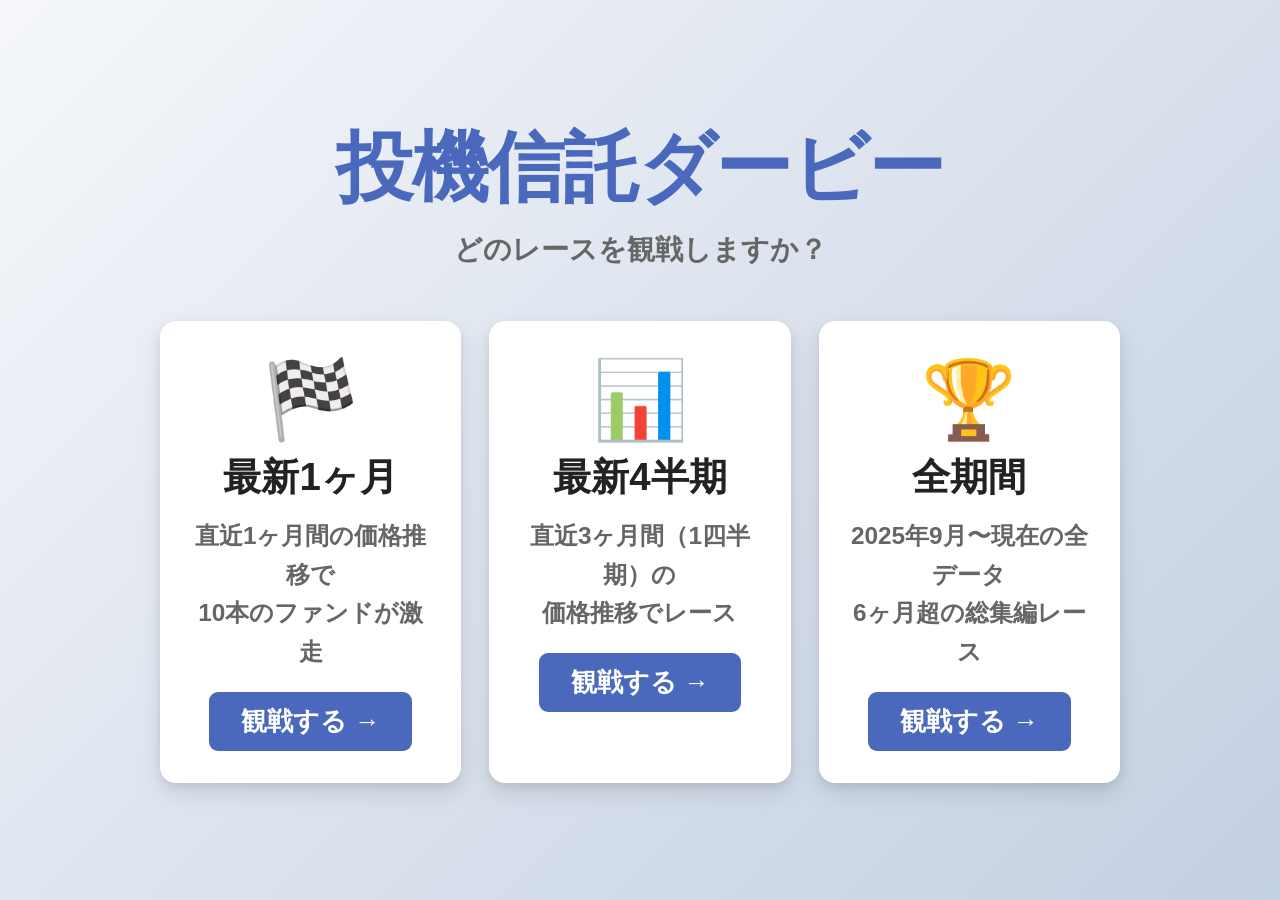
<file: docs/index.html>
<!DOCTYPE html>
<html>
<head>
  <meta charset="UTF-8" />
  <title>投機信託ダービー</title>
  <link rel="stylesheet" href="./style_fhd.css" />
  <style>
    *, *::before, *::after { box-sizing: border-box; margin: 0; padding: 0; }

    body {
      min-height: 100vh;
      background: linear-gradient(135deg, #f5f7fa 0%, #c3cfe2 100%);
      font-family: -apple-system, BlinkMacSystemFont, 'Segoe UI', 'Helvetica Neue', sans-serif;
      display: flex;
      flex-direction: column;
      align-items: center;
      justify-content: center;
      padding: 40px 20px;
      color: #333;
    }

    .landing {
      max-width: 960px;
      width: 100%;
      text-align: center;
    }

    .landing-title {
      font-size: 3rem;
      font-weight: 800;
      color: #4a69bd;
      letter-spacing: -0.02em;
      margin-bottom: 10px;
    }

    .landing-subtitle {
      font-size: 1.1rem;
      color: #666;
      margin-bottom: 52px;
    }

    .card-grid {
      display: grid;
      grid-template-columns: repeat(auto-fit, minmax(260px, 1fr));
      gap: 28px;
    }

    .card {
      background: #fff;
      border-radius: 16px;
      padding: 40px 28px 32px;
      box-shadow: 0 10px 24px rgba(0,0,0,0.10), 0 4px 8px rgba(0,0,0,0.07);
      display: flex;
      flex-direction: column;
      align-items: center;
      gap: 14px;
      transition: transform 0.18s ease, box-shadow 0.18s ease;
    }

    .card:hover {
      transform: translateY(-5px);
      box-shadow: 0 18px 36px rgba(0,0,0,0.14), 0 6px 10px rgba(0,0,0,0.09);
    }

    .card-icon {
      font-size: 3rem;
      line-height: 1;
    }

    .card-title {
      font-size: 1.5rem;
      font-weight: 700;
      color: #222;
    }

    .card-desc {
      font-size: 0.95rem;
      color: #666;
      line-height: 1.6;
    }

    .card-btn {
      display: inline-block;
      margin-top: 6px;
      padding: 12px 32px;
      background: #4a69bd;
      color: #fff;
      text-decoration: none;
      border-radius: 9px;
      font-weight: 600;
      font-size: 1rem;
      transition: background 0.15s ease;
    }

    .card-btn:hover {
      background: #3a58a8;
    }
  </style>
</head>
<body>
  <div class="landing">
    <h1 class="landing-title">投機信託ダービー</h1>
    <p class="landing-subtitle">どのレースを観戦しますか？</p>
    <div class="card-grid">
      <div class="card">
        <div class="card-icon">🏁</div>
        <div class="card-title">最新1ヶ月</div>
        <p class="card-desc">直近1ヶ月間の価格推移で<br>10本のファンドが激走</p>
        <a class="card-btn" href="./race.html?range=1m">観戦する →</a>
      </div>
      <div class="card">
        <div class="card-icon">📊</div>
        <div class="card-title">最新4半期</div>
        <p class="card-desc">直近3ヶ月間（1四半期）の<br>価格推移でレース</p>
        <a class="card-btn" href="./race.html?range=3m">観戦する →</a>
      </div>
      <div class="card">
        <div class="card-icon">🏆</div>
        <div class="card-title">全期間</div>
        <p class="card-desc">2025年9月〜現在の全データ<br>6ヶ月超の総集編レース</p>
        <a class="card-btn" href="./race.html?range=all">観戦する →</a>
      </div>
    </div>
  </div>
</body>
</html>
</file>
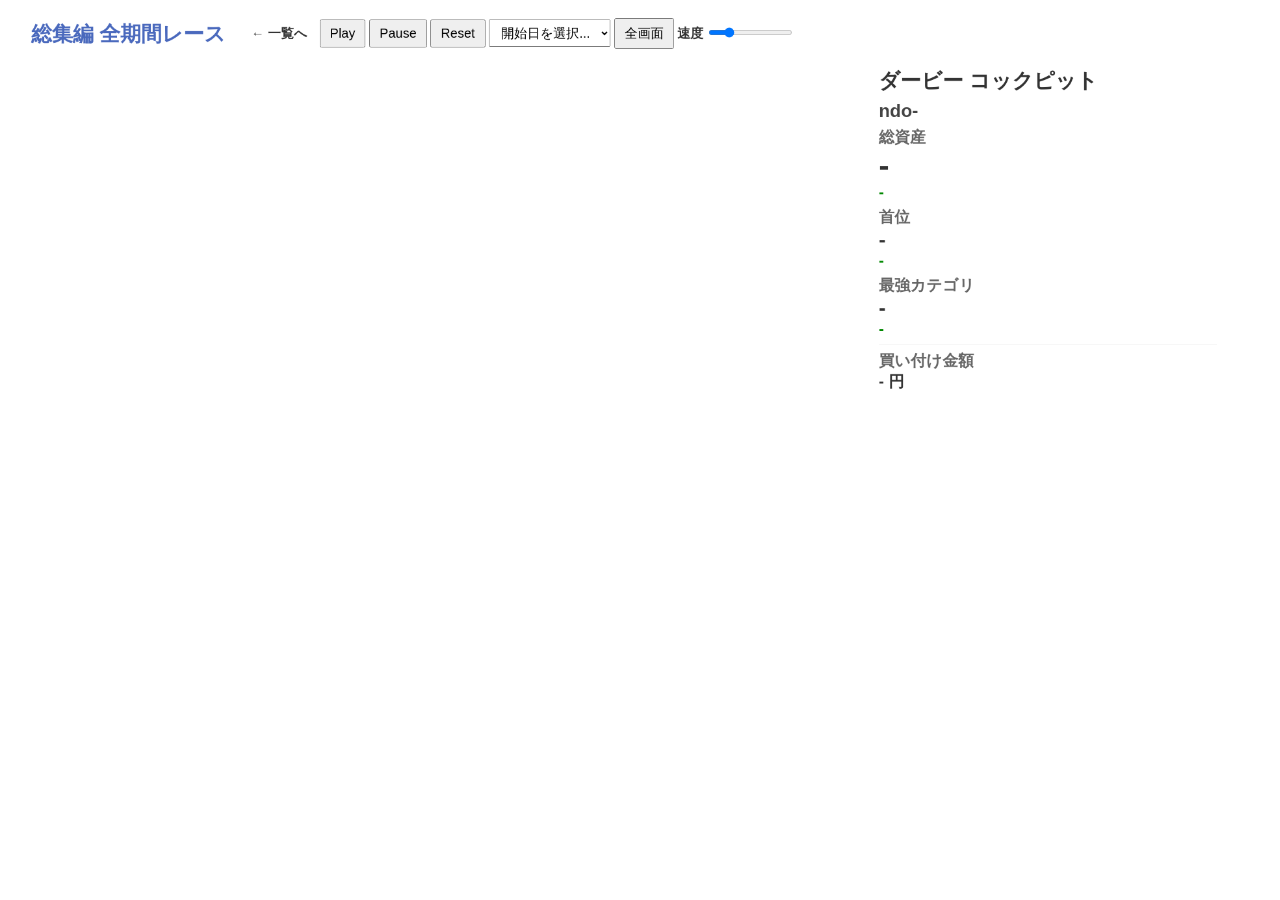
<file: docs/race.html>
<!DOCTYPE html>
<html>
<head>
  <meta charset="UTF-8" />
  <title>投機信託ダービー</title>
  <link rel="stylesheet" href="./style_fhd.css" />
  <script src="https://d3js.org/d3.v7.min.js"></script>
  <script>
    /* Script A: 期間設定 + DERBY_RACE_CONFIG 初期化（combined-from-arcs.js より先に実行） */
    (function () {
      const params = new URLSearchParams(window.location.search);
      const range = params.get('range') || 'all';
      const META = {
        '1m':  { title: '投機信託ダービー - 最新1ヶ月',   header: '最新1ヶ月レース' },
        '3m':  { title: '投機信託ダービー - 最新4半期',   header: '最新4半期レース' },
        'all': { title: '投機信託ダービー - 総集編 全期間', header: '総集編 全期間レース' },
      };
      const lbl = META[range] || META['all'];
      document.title = lbl.title;
      /* day0IsAccumulation は race-template.js のロード時に const として評価されるため
         ここで同期的にセットする。range=1m/3m では前月末(preRangeDay)を day 0 に
         据えるので、その日は積立なし → March 2等の積立がレース中のイベントになる。 */
      window.DERBY_RACE_CONFIG = {
        initialLotCount: 0,
        header: lbl.header,
        day0IsAccumulation: range === 'all',
      };
      window._derbyRange = range;
    })();
  </script>
  <script src="./combined-from-arcs.js"></script>
  <script>
    /* Script B: 期間フィルター
       カットオフ直前の最終営業日(preRangeDay)を day 0 として先頭に追加する。
       Script A で day0IsAccumulation=false を同期セット済みなので、
       day 0 は積立なし(=前月末の評価額) → day 1(=3/2等)で積立イベントが発火する。
       例) range=1m: day0=2/27(60,000円) → day1=3/2(積立↑70,000円・ピンク背景) */
    (function () {
      const range = window._derbyRange || 'all';
      if (range === 'all') return;

      document.addEventListener('derbyCombinedArcsLoaded', function filterRange() {
        document.removeEventListener('derbyCombinedArcsLoaded', filterRange);

        const combined   = window.derbyCombinedArcs;
        const accumDates = window.derbyAccumulationDates;
        if (!Array.isArray(combined) || !combined.length) return;

        const lastDate  = combined[combined.length - 1].date;
        const lastYear  = parseInt(lastDate.slice(0, 4), 10);
        const lastMonth = parseInt(lastDate.slice(4, 6), 10);

        /* カットオフ日を算出
           1m: 最終日から丸1ヶ月遡ったローリングウィンドウ
               例) 末尾=20260505 → cutoff="20260405"
           3m: 末尾月の2ヶ月前の月初（カレンダー3ヶ月分）
               例) 末尾=20260331 → cutoff="20260101" */
        let cutoff;
        if (range === '1m') {
          let cm = lastMonth - 1;
          let cy = lastYear;
          if (cm <= 0) { cm += 12; cy--; }
          cutoff = String(cy) + String(cm).padStart(2, '0') + lastDate.slice(6, 8);
        } else {
          let cm = lastMonth - 2;
          let cy = lastYear;
          while (cm <= 0) { cm += 12; cy--; }
          cutoff = String(cy) + String(cm).padStart(2, '0') + '01';
        }

        /* カットオフ直前の最終営業日を day 0（非積立）として先頭に追加。
           これにより最初の積立がレース中の最初のイベントとして可視化される。 */
        let preRangeDay = null;
        for (let i = combined.length - 1; i >= 0; i--) {
          if (combined[i].date < cutoff) { preRangeDay = combined[i]; break; }
        }
        const rangeDays = combined.filter(function (d) { return d.date >= cutoff; });
        window.derbyCombinedArcs = preRangeDay ? [preRangeDay].concat(rangeDays) : rangeDays;

        /* カットオフ前の積立回数 → initialLotCount として引き継ぎ */
        if (Array.isArray(accumDates)) {
          window.DERBY_RACE_CONFIG.initialLotCount =
            accumDates.filter(function (d) { return d < cutoff; }).length;
          window.derbyAccumulationDates =
            accumDates.filter(function (d) { return d >= cutoff; });
        }
      });
    })();
  </script>
  <style>
    body {
      display: block !important;
      min-height: 100vh;
      height: auto !important;
      margin: 0;
      padding: 0;
      box-sizing: border-box;
      overflow: auto;
      background: #fff !important;
    }

    /* Force this slide to FHD (1920x1080) for generation/cropping */
    .slide.compact {
      width: 1920px !important;
      height: 1080px !important;
      max-width: none !important;
      margin: 0 !important;
      box-sizing: border-box;
      border-radius: 0 !important;
      box-shadow: none !important;
    }

    #slide-stage {
      width: 1920px;
      height: 1080px;
      overflow: hidden;
    }

    #slide-stage .slide.compact {
      transform-origin: top left;
      will-change: transform;
    }
    /* Ensure content fills the slide height */
    .slide.compact .content {
      height: 100% !important;
      display: flex !important;
      flex-direction: column !important;
      box-sizing: border-box;
    }
    /* Layout tweaks: padding, larger fonts and spacing for FHD */
    .slide.compact { font-size: 24px; }
    .slide.compact .content { padding: 28px 48px !important; gap: 18px; }
    .header { font-size: 48px; font-weight: 800; padding: 8px 0; }
    .controls { margin-bottom: 18px; }
    .controls .control-button { font-size: 20px; padding: 8px 14px; }

    /* Give main visualization a larger stable height inside FHD */
    #race-chart { height: 650px; align-self: stretch; flex: 1 1 auto; }
    /* Make cockpit same height as the chart and wider for readability; override inline width */
    .race-cockpit { height: 650px !important; align-self: stretch !important; width: 520px !important; flex: 0 0 520px !important; overflow: auto; padding-left: 24px !important; }
    /* Ensure the parent flex row stretches children to equal height even if inline style sets align-items */
    .slide.compact .content > div[style*="display:flex"] { align-items: stretch !important; }

    /* Cockpit font sizing overrides (use !important to beat inline styles) */
    .race-cockpit { font-size:24px !important; }
    .race-cockpit .cockpit-header h3 { margin:0; font-size:32px !important; }
    .race-cockpit .date-display, .race-cockpit .cockpit-header .date-display { font-size:24px !important; }
    .race-cockpit div, .race-cockpit > div > div { font-size:24px !important; }
    #cockpit-date { font-size:28px !important; color:#444 !important; }
    #total-value { font-size:48px !important; font-weight:800 !important; }
    #leader-name, #best-category { font-size:32px !important; font-weight:700 !important; }
    #baseline-value { font-size:24px !important; }

    /* Chart text sizing */
    .bar .lbl { font-size: 32px !important; font-weight: bold; }
    .bar .val { font-size: 32px !important; font-weight: bold; }
    .goal-text { font-size: 24px !important; font-weight: bold; }
    .date-label { font-size: 36px !important; font-weight: bold; }

    /* Race header label */
    #race-header {
      font-size: 32px !important;
      font-weight: 800;
      color: #4a69bd;
      margin-right: 20px;
      vertical-align: middle;
    }

    /* Back link styled as control button */
    a.control-button {
      display: inline-block;
      text-decoration: none;
      color: inherit;
    }
  </style>
</head>
<body>
  <div id="slide-stage">
    <div class="slide compact">
      <div class="content" id="main-content" style="flex-direction:column;transition:background-color 0.3s ease;">
      <div class="controls" style="margin-bottom:10px;">
        <span id="race-header"></span>
        <a href="./index.html" class="control-button">← 一覧へ</a>
        <button class="control-button" id="play-btn">Play</button>
        <button class="control-button" id="pause-btn">Pause</button>
        <button class="control-button" id="reset-btn">Reset</button>
        <select id="start-date-select" class="control-button"><option value="">開始日を選択...</option></select>
        <button class="control-button" id="fullscreen-btn">全画面</button>
  <label>速度 <input type="range" id="speed" min="100" max="1500" value="400" /></label>
  <span id="accumulation-indicator" style="margin-left:15px;font-weight:700;color:#e84393;font-size:16px;display:none;">💰 積立中...</span>
      </div>
      <div style="display:flex;gap:16px;align-items:flex-start;">
        <div id="race-chart" style="flex:1; width:100%;"></div>
        <div class="race-cockpit" style="width:260px;">
          <div class="cockpit-header"><h3 style="margin:0 0 8px 0;">ダービー コックピット</h3>
            <div class="date-display" id="cockpit-date">ndo-</div>
          </div>
          <div style="margin-top:8px;">
            <div style="margin-bottom:8px;"><div style="font-size:12px;color:#666">総資産</div><div id="total-value" style="font-size:18px;font-weight:700">-</div><div id="total-change" style="font-size:12px;color:#080">-</div></div>
            <div style="margin-bottom:8px;"><div style="font-size:12px;color:#666">首位</div><div id="leader-name" style="font-size:16px;font-weight:700">-</div><div id="leader-change" style="font-size:12px;color:#080">-</div></div>
            <div style="margin-bottom:8px;"><div style="font-size:12px;color:#666">最強カテゴリ</div><div id="best-category" style="font-size:14px;font-weight:700">-</div><div id="best-category-change" style="font-size:12px;color:#080">-</div></div>
            <div style="margin-top:10px;border-top:1px solid #eee;padding-top:8px;"><div style="font-size:12px;color:#666">買い付け金額</div><div id="baseline-value" style="font-size:14px;font-weight:700">- 円</div></div>
          </div>
        </div>
      </div>
    </div>
  </div>
  </div>
<script>
  (function () {
    const stage = document.getElementById("slide-stage");
    const slide = stage ? stage.querySelector(".slide.compact") : null;
    if (!stage || !slide) return;
    const baseW = 1920;
    const baseH = 1080;
    const padding = 16;

    function fitSlideToViewport() {
      const availableW = Math.max(320, window.innerWidth - padding * 2);
      const availableH = Math.max(320, window.innerHeight - padding * 2);
      const scale = Math.min(availableW / baseW, availableH / baseH, 1);

      stage.style.width = `${Math.floor(baseW * scale)}px`;
      stage.style.height = `${Math.floor(baseH * scale)}px`;
      slide.style.transform = `scale(${scale})`;
    }

    window.addEventListener("resize", fitSlideToViewport);
    document.addEventListener("fullscreenchange", fitSlideToViewport);
    document.addEventListener("webkitfullscreenchange", fitSlideToViewport);
    fitSlideToViewport();
  })();
</script>
<script src="./race-template.js"></script>
<script>
  /* Script C: 開始日ドロップダウン
     race-template.js の derbyCombinedArcsLoaded リスナーより後に登録されるため、
     このリスナーが実行される時点で window.derbyRace は確実にセット済み。 */
  (function () {
    function populateStartDateDropdown() {
      const sel = document.getElementById('start-date-select');
      if (!sel) return;

      const combined   = window.derbyCombinedArcs;
      const accumDates = window.derbyAccumulationDates;
      if (!Array.isArray(combined) || !Array.isArray(accumDates)) return;

      /* date → index マップを構築 */
      const dateToIndex = {};
      combined.forEach(function (d, i) { dateToIndex[d.date] = i; });

      /* 既存 option（プレースホルダー以外）をクリア */
      while (sel.options.length > 1) sel.remove(1);

      /* 積立日のみをオプションとして追加 */
      accumDates.forEach(function (d) {
        if (!(d in dateToIndex)) return;
        const opt = document.createElement('option');
        opt.value = String(dateToIndex[d]);
        /* YYYYMMDD → YYYY/MM/DD */
        opt.textContent = d.slice(0, 4) + '/' + d.slice(4, 6) + '/' + d.slice(6, 8);
        sel.appendChild(opt);
      });

      sel.addEventListener('change', function () {
        if (sel.value === '') return;
        const idx = parseInt(sel.value, 10);
        if (window.derbyRace && !isNaN(idx)) {
          window.derbyRace.seekTo(idx);
        }
        /* プレースホルダーに戻す */
        sel.value = '';
      });
    }

    document.addEventListener('derbyCombinedArcsLoaded', function onLoaded() {
      document.removeEventListener('derbyCombinedArcsLoaded', onLoaded);
      populateStartDateDropdown();
    });

    /* イベント取りこぼし対策 */
    if (Array.isArray(window.derbyCombinedArcs) && window.derbyCombinedArcs.length) {
      populateStartDateDropdown();
    }
  })();
</script>
</body>
</html>
</file>
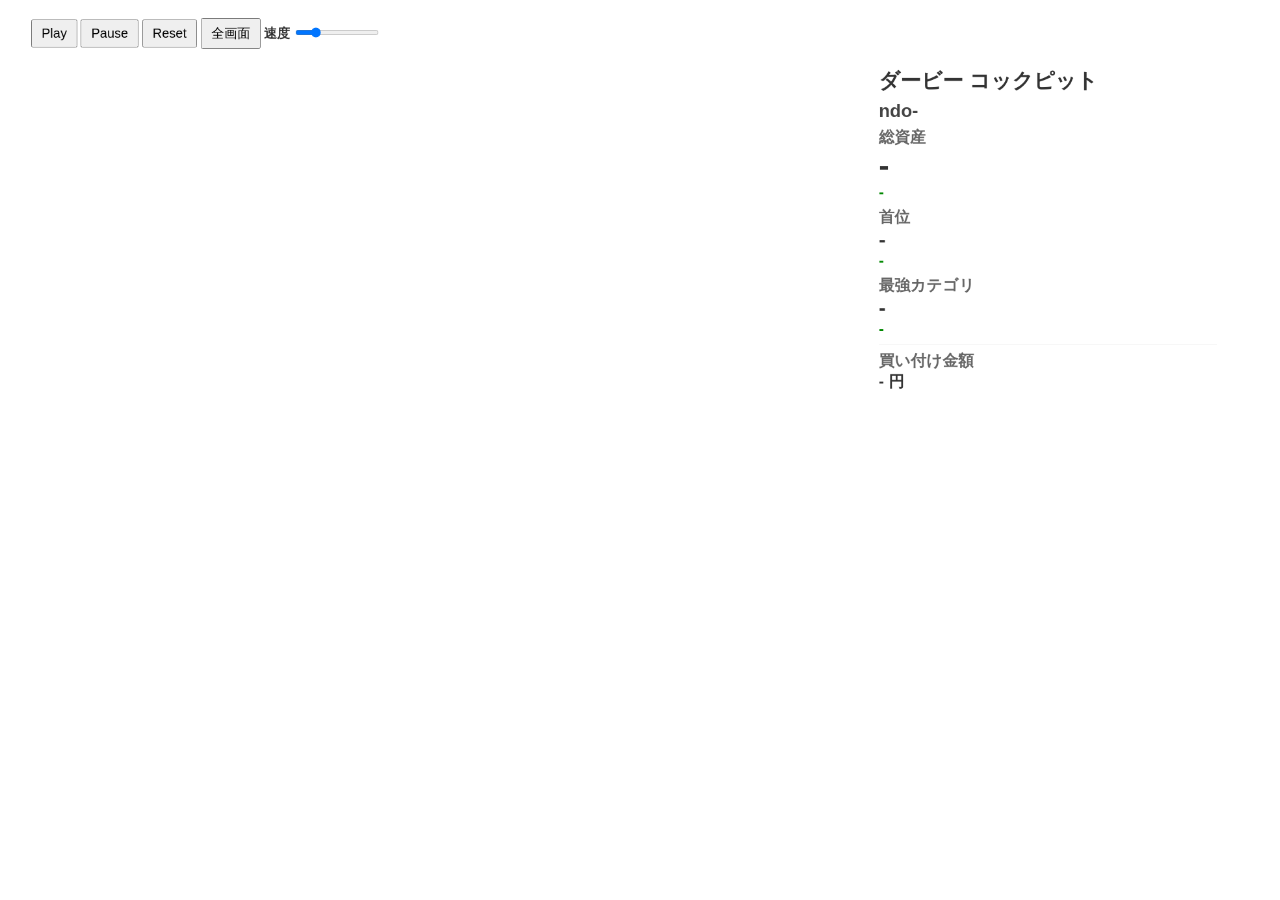
<file: docs/slide.html>
<!DOCTYPE html>
<html>
<head>
  <meta charset="UTF-8" />
  <title>投機信託ダービー - 総集編 連続レース</title>
  <link rel="stylesheet" href="./style_fhd.css" />
  <script src="https://d3js.org/d3.v7.min.js"></script>
  <script src="./combined-from-arcs.js"></script>
  <script>
    window.DERBY_RACE_CONFIG = {
      initialLotCount: 0,
    };
  </script>
  <style>
    body {
      display: block !important;
      min-height: 100vh;
      height: auto !important;
      margin: 0;
      padding: 0;
      box-sizing: border-box;
      overflow: auto;
      background: #fff !important;
    }

    /* Force this slide to FHD (1920x1080) for generation/cropping */
    .slide.compact {
      width: 1920px !important;
      height: 1080px !important;
      max-width: none !important;
      margin: 0 !important;
      box-sizing: border-box;
      border-radius: 0 !important;
      box-shadow: none !important;
    }

    #slide-stage {
      width: 1920px;
      height: 1080px;
      overflow: hidden;
    }

    #slide-stage .slide.compact {
      transform-origin: top left;
      will-change: transform;
    }
    /* Ensure content fills the slide height */
    .slide.compact .content {
      height: 100% !important;
      display: flex !important;
      flex-direction: column !important;
      box-sizing: border-box;
    }
    /* Layout tweaks: padding, larger fonts and spacing for FHD */
    .slide.compact { font-size: 24px; }
    .slide.compact .content { padding: 28px 48px !important; gap: 18px; }
    .header { font-size: 48px; font-weight: 800; padding: 8px 0; }
    .controls { margin-bottom: 18px; }
    .controls .control-button { font-size: 20px; padding: 8px 14px; }

    /* Give main visualization a larger stable height inside FHD */
    #race-chart { height: 650px; align-self: stretch; flex: 1 1 auto; }
    /* Make cockpit same height as the chart and wider for readability; override inline width */
    .race-cockpit { height: 650px !important; align-self: stretch !important; width: 520px !important; flex: 0 0 520px !important; overflow: auto; padding-left: 24px !important; }
    /* Ensure the parent flex row stretches children to equal height even if inline style sets align-items */
    .slide.compact .content > div[style*="display:flex"] { align-items: stretch !important; }

    /* Cockpit font sizing overrides (use !important to beat inline styles) */
    .race-cockpit { font-size:24px !important; }
    .race-cockpit .cockpit-header h3 { margin:0; font-size:32px !important; }
    .race-cockpit .date-display, .race-cockpit .cockpit-header .date-display { font-size:24px !important; }
    .race-cockpit div, .race-cockpit > div > div { font-size:24px !important; }
    #cockpit-date { font-size:28px !important; color:#444 !important; }
    #total-value { font-size:48px !important; font-weight:800 !important; }
    #leader-name, #best-category { font-size:32px !important; font-weight:700 !important; }
    #baseline-value { font-size:24px !important; }

    /* Chart text sizing */
    .bar .lbl { font-size: 32px !important; font-weight: bold; }
    .bar .val { font-size: 32px !important; font-weight: bold; }
    .goal-text { font-size: 24px !important; font-weight: bold; }
    .date-label { font-size: 36px !important; font-weight: bold; }

  </style>
</head>
<body>
  <div id="slide-stage">
    <div class="slide compact">
      <div class="content" id="main-content" style="flex-direction:column;transition:background-color 0.3s ease;">
      <div class="controls" style="margin-bottom:10px;">
        <button class="control-button" id="play-btn">Play</button>
        <button class="control-button" id="pause-btn">Pause</button>
        <button class="control-button" id="reset-btn">Reset</button>
        <button class="control-button" id="fullscreen-btn">全画面</button>
  <label>速度 <input type="range" id="speed" min="100" max="1500" value="400" /></label>
  <span id="accumulation-indicator" style="margin-left:15px;font-weight:700;color:#e84393;font-size:16px;display:none;">💰 積立中...</span>
      </div>
      <div style="display:flex;gap:16px;align-items:flex-start;">
        <div id="race-chart" style="flex:1; width:100%;"></div>
        <div class="race-cockpit" style="width:260px;">
          <div class="cockpit-header"><h3 style="margin:0 0 8px 0;">ダービー コックピット</h3>
            <div class="date-display" id="cockpit-date">ndo-</div>
          </div>
          <div style="margin-top:8px;">
            <div style="margin-bottom:8px;"><div style="font-size:12px;color:#666">総資産</div><div id="total-value" style="font-size:18px;font-weight:700">-</div><div id="total-change" style="font-size:12px;color:#080">-</div></div>
            <div style="margin-bottom:8px;"><div style="font-size:12px;color:#666">首位</div><div id="leader-name" style="font-size:16px;font-weight:700">-</div><div id="leader-change" style="font-size:12px;color:#080">-</div></div>
            <div style="margin-bottom:8px;"><div style="font-size:12px;color:#666">最強カテゴリ</div><div id="best-category" style="font-size:14px;font-weight:700">-</div><div id="best-category-change" style="font-size:12px;color:#080">-</div></div>
            <div style="margin-top:10px;border-top:1px solid #eee;padding-top:8px;"><div style="font-size:12px;color:#666">買い付け金額</div><div id="baseline-value" style="font-size:14px;font-weight:700">- 円</div></div>
          </div>
        </div>
      </div>
    </div>
  </div>
  </div>
<script>
  (function () {
    const stage = document.getElementById("slide-stage");
    const slide = stage ? stage.querySelector(".slide.compact") : null;
    if (!stage || !slide) return;
    const baseW = 1920;
    const baseH = 1080;
    const padding = 16;

    function fitSlideToViewport() {
      const availableW = Math.max(320, window.innerWidth - padding * 2);
      const availableH = Math.max(320, window.innerHeight - padding * 2);
      const scale = Math.min(availableW / baseW, availableH / baseH, 1);

      stage.style.width = `${Math.floor(baseW * scale)}px`;
      stage.style.height = `${Math.floor(baseH * scale)}px`;
      slide.style.transform = `scale(${scale})`;
    }

    window.addEventListener("resize", fitSlideToViewport);
    document.addEventListener("fullscreenchange", fitSlideToViewport);
    document.addEventListener("webkitfullscreenchange", fitSlideToViewport);
    fitSlideToViewport();
  })();
</script>
<script src="./race-template.js"></script>
</body>
</html>
</file>
<file: docs/style_fhd.css>
/* Unified Slide Styles for 投機信託ダービー (scene01-04)
   Keep scene-specific selectors so individual HTML files stay simple.
   Palette & design tokens */

:root {
  --color-primary: #4a69bd;
  --color-bg-gradient-start: #f5f7fa;
  --color-bg-gradient-end: #c3cfe2;
  --color-panel-bg: #f8f9fa;
  --color-border-soft: #e9ecef;
  --color-text-dark: #333;
  --radius-sm: 4px;
  --radius-md: 6px;
  --radius-lg: 10px;
  --shadow-elev-1: 0 2px 5px rgba(0,0,0,0.1);
  --shadow-elev-2: 0 6px 12px rgba(0,0,0,0.15);
  --shadow-card: 0 10px 20px rgba(0,0,0,0.19), 0 6px 6px rgba(0,0,0,0.23);

  /* Fund / category colors */
  --color-ikeike: #ff6b6b;
  --color-sox: #5f27cd;
  --color-leverage: #e84393;
  --color-standard-acwi: #3498db;
  --color-standard-sp500: #2ecc71;
  --color-standard-vti: #1abc9c;
  font-size: 1.6em;
  font-weight: bold;
  color: var(--color-primary);
  --color-dividend-spyd: #e67e22;

/* Runner / lap styling (used in race slide) */
.lap-number {
  font-size: 3.4em;
  font-weight: bold;
  color: var(--color-primary);
  line-height: 1;
}

.lap-label {
  font-size: 1.05em;
  color: #666;
  margin-top: 4px;
}

.progress-text {
  position: absolute;
  left: 50%;
  top: 50%;
  transform: translate(-50%, -50%);
  color: white;
  font-weight: bold;
  font-size: 0.95em;
  text-shadow: 0 1px 3px rgba(0,0,0,0.3);
  white-space: nowrap;
}

.runner-name { font-size: 1.5em; font-weight: 700; }
.runner-icon { font-size: 3em; }
.track-labels span { font-size: 1em; }
}

/* Base Layout */
body {
  font-family: 'Noto Sans JP', sans-serif;
  /* Increased base font-size for better readability */
  font-size: 18px;
  background: linear-gradient(135deg, var(--color-bg-gradient-start) 0%, var(--color-bg-gradient-end) 100%);
  margin: 0;
  height: 100vh;
  display: flex;
  justify-content: center;
  align-items: center;
  color: var(--color-text-dark);
}

.slide {
  width: 1920px;
  height: 1080px;
  background: #fff;
  border-radius: var(--radius-lg);
  box-shadow: var(--shadow-card);
  display: flex;
  flex-direction: column;
  overflow: hidden;
  position: relative;
}

.header {
  background: var(--color-primary);
  color: #fff;
  padding: 15px 20px;
  text-align: center;
  font-size: 32px;
  flex-shrink: 0;
}

.footer {
  background: var(--color-primary);
  color: #fff;
  padding: 8px 12px;
  text-align: center;
  flex-shrink: 0;
  font-size: 16px;
}

.content {
  flex: 1;
  display: flex;
  padding: 10px 15px;
  gap: 10px;
  overflow: hidden;
}

/* Allow scenes that need scrolling to add .scrollable to .content */
.content.scrollable { overflow: auto; }

.character-area {
  width: 30%;
  position: relative;
  padding: 0 10px 10px 10px;
  z-index: 2;
  overflow: hidden;
}

.character-container {
  width: 100%;
  position: absolute;
  display: flex;
  flex-direction: column;
  align-items: center;
}

#yuki-container {
  top: 10px;
}

#zunda-container {
  top: 285px;
}

.character-slot {
  width: 350px;
  height: 350px;
  flex-shrink: 0;
}

.data-area {
  width: 70%;
  padding: 10px 15px;
  overflow: hidden;
}

/* Character & Speech */
.character-img {
  width: 350px;
  height: 350px;
  border-radius: 50%;
  object-fit: cover;
  margin-bottom: 10px;
  display: block;
}
.character-img.compact { /* scene03 variant */
  width: 160px;
  height: 160px;
  margin-bottom: 5px;
}

.speech-bubble {
  position: relative;
  background: linear-gradient(135deg, #ffffff 0%, #f8f9fa 100%);
  border: 2px solid transparent;
  border-radius: 12px;
  padding: 14px 16px;
  margin: 8px;
  width: 100%;
  max-width: 280px;
  height: 100px;
  overflow: hidden;
  text-overflow: ellipsis;
  font-size: 15px;
  font-weight: 600;
  line-height: 1.6;
  box-shadow: 0 4px 12px rgba(0,0,0,0.12), 0 2px 4px rgba(0,0,0,0.08);
  transition: all .3s cubic-bezier(0.4, 0, 0.2, 1);
  box-sizing: border-box;
  font-family: 'Noto Sans JP', 'M PLUS Rounded 1c', sans-serif;
  white-space: pre-wrap;
  display: -webkit-box;
  -webkit-line-clamp: 4;
  -webkit-box-orient: vertical;
}
/* Use visibility approach for initial hidden speech bubbles (follow 4_gathered behavior) */
/* Note: specific slides set inline style="visibility:hidden;" on speech bubbles */
.speech-bubble:after {
  content: '';
  position: absolute;
  left: -10px;
  top: 50%;
  width: 0; height: 0;
  border: 12px solid transparent;
  border-right-color: #ffffff;
  border-left: 0;
  margin-top: -12px;
  filter: drop-shadow(-2px 2px 2px rgba(0,0,0,0.1));
}
.speech-bubble.active {
  background: linear-gradient(135deg, #e3f2fd 0%, #bbdefb 100%);
  border: 2px solid var(--color-primary);
  box-shadow: 0 6px 16px rgba(74, 105, 189, 0.3), 0 3px 6px rgba(0,0,0,0.12);
  transform: scale(1.02);
}

/* キャラクターごとのデフォルトカラー */
#yuki-speech {
  color: #1e90ff; /* DodgerBlue */
  border-color: #63b3ff; /* Lighter blue for border accent */
}

#zunda-speech {
  color: #6ab04c;
  border-color: #badc58;
}

@keyframes bubbleHighlight { 0%{transform:scale(1);}50%{transform:scale(1.05);}100%{transform:scale(1);} }

/* Rule / info boxes (scene01) */
.rule-box {
  background: #f1f2f6;
  border-left: 4px solid var(--color-primary);
  padding: 10px 12px;
  margin: 10px 0 15px;
  font-size: 15px;
}

/* Category grid (scene01, scene03 fragments) */
.categories-container { /* 2x2 grid */
  display: grid;
  grid-template-columns: 1fr 1fr;
  grid-auto-rows: auto;
  gap: 15px;
  margin-top: 15px;
}
.fund-category {
  background: #fff;
  padding: 10px 12px;
  border-radius: 8px;
  box-shadow: var(--shadow-elev-1);
  text-align: center;
}
.fund-category h3 {
  margin: 0 0 8px;
  padding-bottom: 5px;
  border-bottom: 2px solid currentColor;
  font-size: 16px;
}
.fund-list { text-align: left; font-size: 14px; line-height: 1.4; }
.fund-item { margin-bottom: 6px; }

/* Category color helpers */
.ikeike { color: var(--color-ikeike); }
.standard { color: var(--color-standard-acwi); }
.active { color: var(--color-active); }
.dividend { color: var(--color-dividend); }

/* Tabs (scene02) */
.tabs { display: flex; background: #e9ecef; border-radius: 5px 5px 0 0; overflow: hidden; }
.tab { padding: 12px 24px; cursor: pointer; transition: background .3s; font-size: 15px; }
.tab.active { background: var(--color-primary); color: #fff; font-weight: 600; }
.tab:hover:not(.active) { background: #ced4da; }
.tab-content { display: none; padding: 15px; background: var(--color-panel-bg); border-radius: 0 0 5px 5px; margin-bottom: 15px; }
.tab-content.active { display: block; animation: fadeIn .5s; }
@keyframes fadeIn { from {opacity:0;} to {opacity:1;} }

/* Fund cards (scene02) */
.fund-card { background:#fff; border-radius:5px; padding:15px; margin-bottom:15px; box-shadow:var(--shadow-elev-1); display:flex; align-items:center; }
.fund-icon { width:60px; height:60px; background:var(--color-primary); border-radius:50%; display:flex; justify-content:center; align-items:center; color:#fff; font-weight:bold; margin-right:15px; flex-shrink:0; font-size:12px; letter-spacing:.5px; }
.fund-details { flex:1; }
.fund-name { font-weight:700; font-size:20px; margin:0 0 6px; }
.fund-desc { font-size:15px; color:#495057; line-height:1.4; }
.characteristic { display:inline-block; background:#e9ecef; padding:3px 8px; border-radius:12px; font-size:12px; margin:5px 5px 0 0; }


/* Scene04: next preview */
.coming-soon { text-align:center; margin-bottom:20px; }
.coming-soon h2 { font-size:36px; color:var(--color-primary); margin:0 0 5px; }
.coming-soon p { font-size:16px; color:#495057; margin:0; }
.mystery-box { background:rgba(255,255,255,.8); border-radius:10px; padding:15px; margin-bottom:15px; box-shadow:0 4px 8px rgba(0,0,0,.1); }
.mystery-title { font-size:22px; font-weight:700; margin:0 0 12px; color:var(--color-primary); display:flex; align-items:center; }
.mystery-title i { margin-right:10px; font-size:26px; }
.mystery-item { background:rgba(255,255,255,.6); border-radius:8px; padding:12px; margin-bottom:12px; display:flex; align-items:center; box-shadow:0 2px 4px rgba(0,0,0,.05); }
.mystery-icon { width:44px; height:44px; background:var(--color-primary); color:#fff; border-radius:50%; display:flex; justify-content:center; align-items:center; font-weight:700; font-size:20px; margin-right:18px; flex-shrink:0; }
.mystery-text { flex:1; font-size:16px; line-height:1.5; }
.mystery-text span { color:var(--color-primary); font-weight:700; }
@keyframes pulse { 0%{transform:scale(1);}50%{transform:scale(1.05);}100%{transform:scale(1);} }
.pulse { animation:pulse 2s infinite; }

/* Utility */
.hidden { display:none !important; }
.sr-only { position:absolute; left:-10000px; top:auto; width:1px; height:1px; overflow:hidden; }

/* Responsive fallback (optional)
   Note: Do NOT scale at exactly 1280×720 to keep a perfect fit.
*/
@media (max-width: 1279px) {
  .slide { transform: scale(.9); transform-origin: top left; }
}
@media (max-width: 1100px) {
  .slide { transform: scale(.8); }
}

/* Scene specific wrappers can add classes to tweak (example: add class="compact" to slide for scene03) */
.slide.compact .character-img { width:160px; height:160px; margin-bottom:5px; }

/* Additional overrides: enlarge main body text (non-dialogue) */
.content, .data-area, .rule-box, .tab-content, .fund-desc, .mystery-text, .coming-soon p {
  font-size: 20px;
}

/* Stats and badges — larger for readability */
.stat-box { padding: 14px; }
.stat-label { font-size: 16px; color: #666; margin-bottom: 6px; }
.stat-value { font-size: 2.0em; font-weight: 800; color: var(--color-primary); }

/* Ensure speech bubbles remain the original size */
.speech-bubble { font-size: 15px; }
</file>
